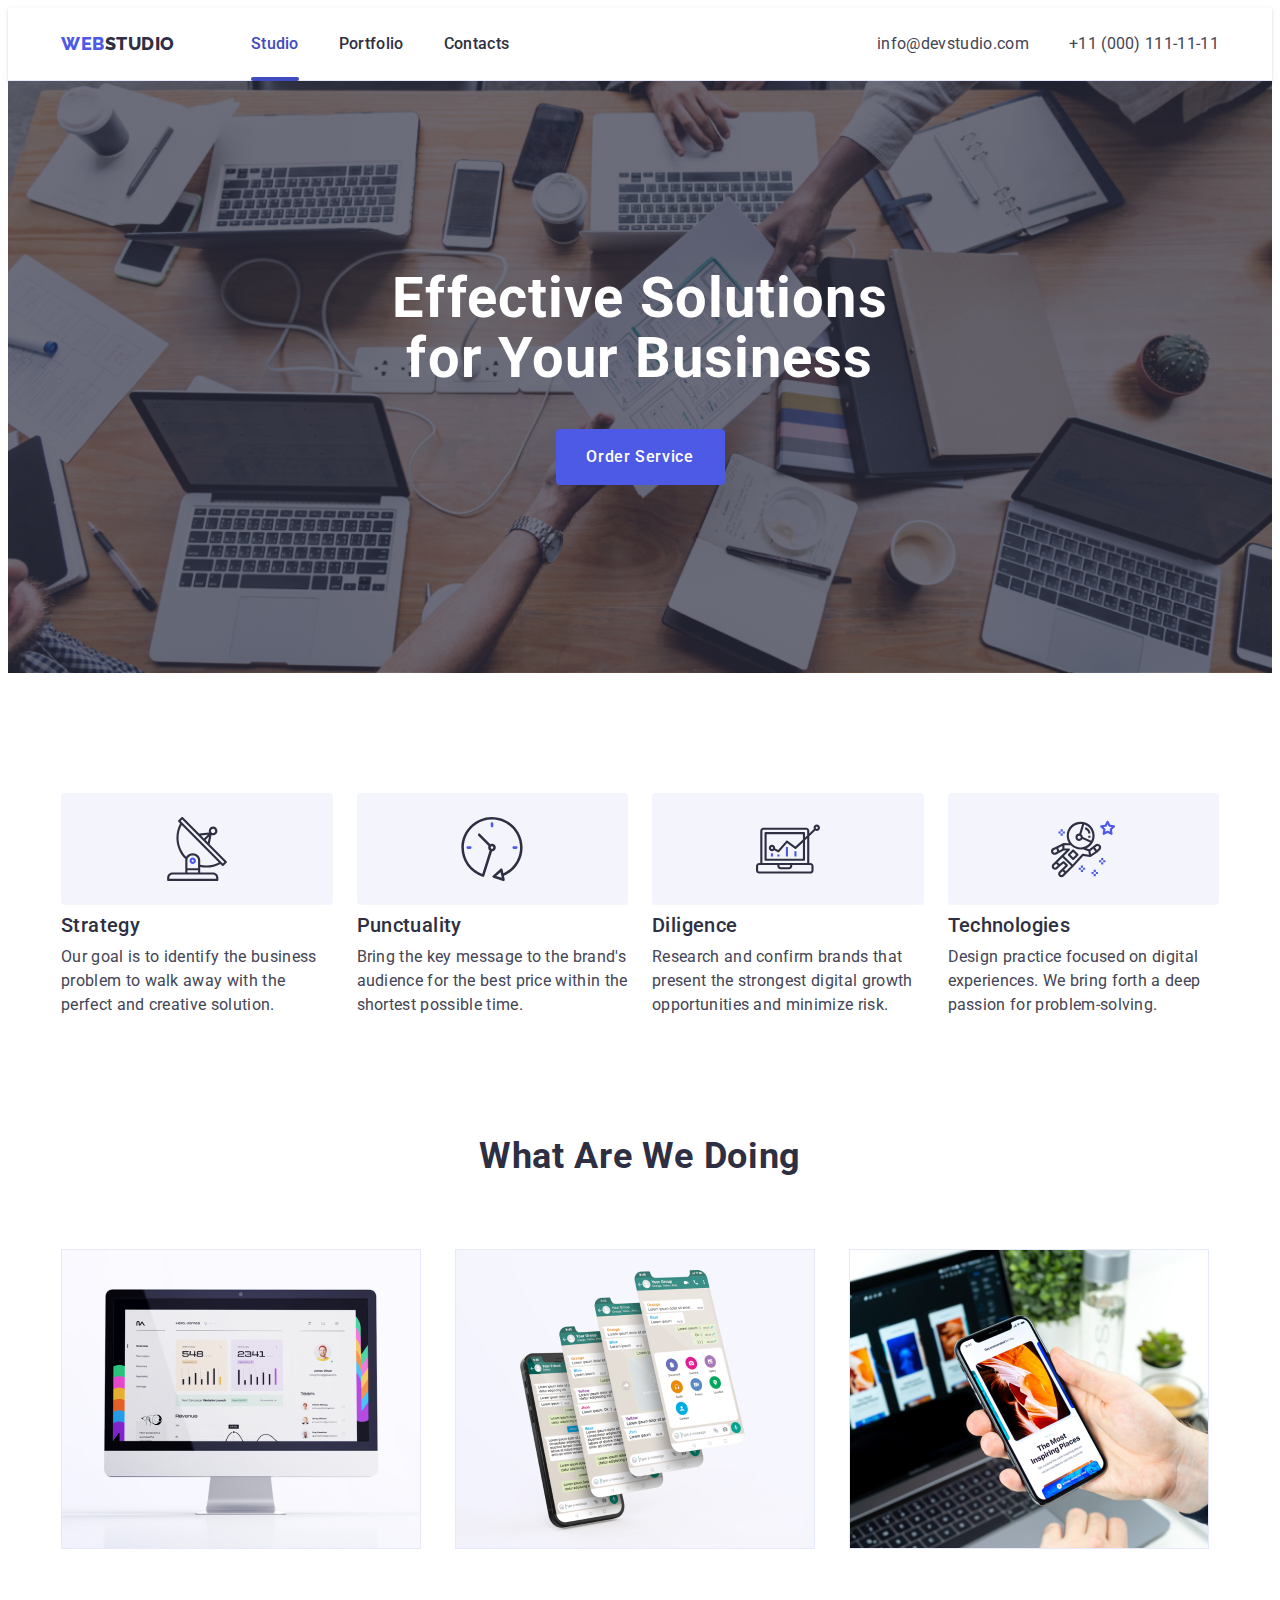
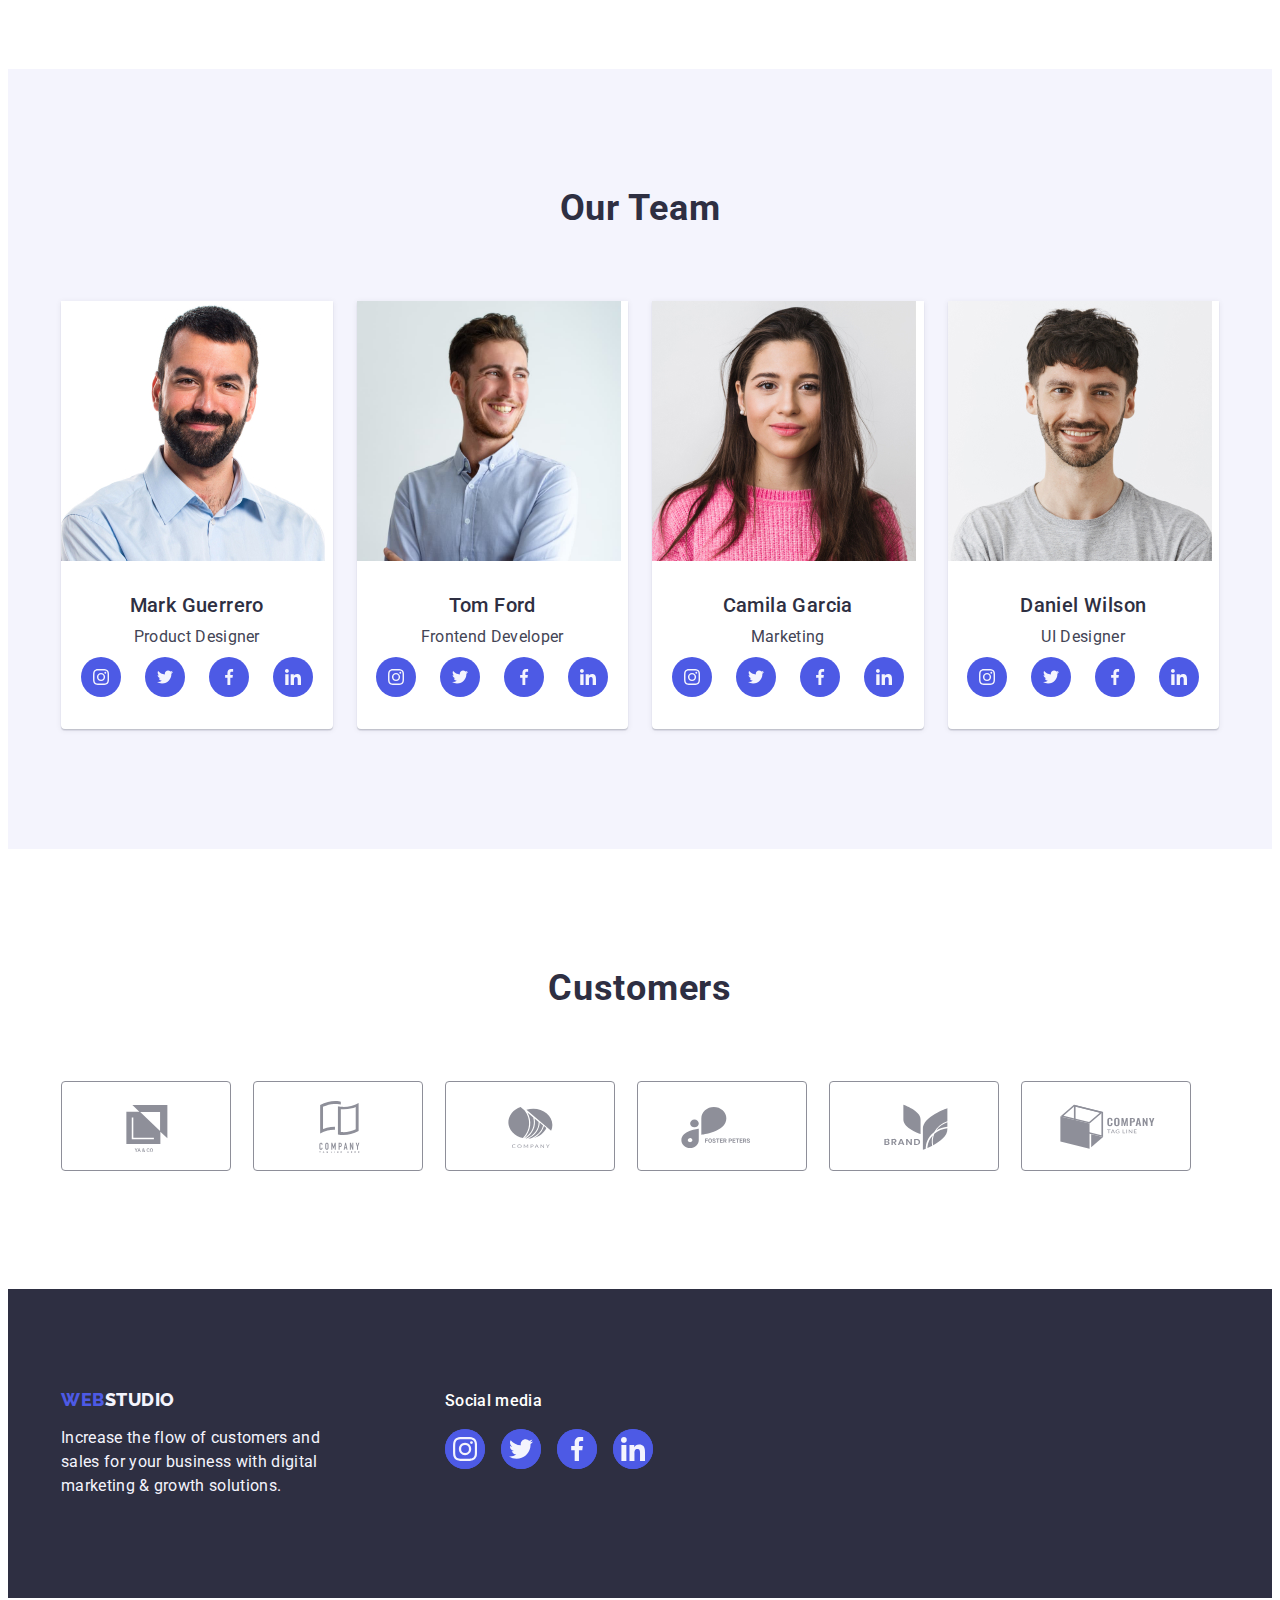
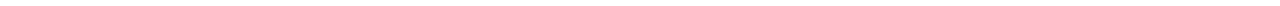
<file: index.html>
<!DOCTYPE html>
<html lang="en">
  <head>
    <meta charset="UTF-8" />
    <meta http-equiv="X-UA-Compatible" content="IE=edge" />
    <meta name="viewport" content="width=device-width, initial-scale=1.0" />
    <link rel="preconnect" href="https://fonts.googleapis.com" />
    <link rel="preconnect" href="https://fonts.gstatic.com" crossorigin />
    <link
      rel="stylesheet"
      href="https://cdnjs.cloudflare.com/ajax/libs/modern-normalize/2.0.0/modern-normalize.min.css"
      integrity="sha512-4xo8blKMVCiXpTaLzQSLSw3KFOVPWhm/TRtuPVc4WG6kUgjH6J03IBuG7JZPkcWMxJ5huwaBpOpnwYElP/m6wg=="
      crossorigin="anonymous"
      referrerpolicy="no-referrer"
    />
    <link
      href="https://fonts.googleapis.com/css2?family=Raleway:wght@800&family=Roboto:wght@400;500;700;900&display=swap"
      rel="stylesheet"
    />
    <title>WebStudio</title>
    <link rel="stylesheet" href="./css/style.css" />
  </head>
  <body>
    <header class="header">
      <div class="container container-header">
        <nav class="header-nav">
          <a class="link-logo link" href="./index.html"
            >Web<span class="sp-logo-head">Studio</span></a
          >
          <ul class="header-list list">
            <li class="header-list-item ">
              <a class="header-list-link active link" href="./index.html">Studio</a>
            </li>
            <li class="header-list-item">
              <a class="header-list-link link" href="./portfolio.html"
                >Portfolio</a
              >
            </li>
            <li class="header-list-item">
              <a class="header-list-link link" href="">Contacts</a>
            </li>
          </ul>
        </nav>

        <address class="header-address">
          <ul class="address-list list">
            <li class="address-list-item">
              <a class="address-link link" href="mailto:info@devstudio.com"
                >info@devstudio.com</a
              >
            </li>
            <li class="address-list-item">
              <a class="address-link link" href="tel:+110001111111"
                >+11 (000) 111-11-11</a
              >
            </li>
          </ul>
        </address>
      </div>
    </header>

    <main>
      <!------------- hero  ------------------------->
      <section class="hero">
        <div class="container hero-container">
          <h1 class="hero-title">Effective Solutions for Your Business</h1>
          <button type="button" class="hero-btn" data-modal-open>
            Order Service
          </button>
        </div>
      </section>

      <!------------- advantages ---------------->

      <section class="advantages">
        <div class="container">
          <h2 class="visually-hidden">Advantages</h2>

          <ul class="list adv-list">
            <li class="adv-item">
              <div class="adv-cont-icon">
                <svg class="icon-adv" width="64" height="64">
                  <use href="./images/icons.svg#icon-antenna-1"></use>
                </svg>
              </div>
              <h3 class="part-title">Strategy</h3>
              <p class="part-text">
                Our goal is to identify the business problem to walk away with
                the perfect and creative solution.
              </p>
            </li>
            <li class="adv-item">
              <div class="adv-cont-icon">
                <svg class="icon-adv" width="64" height="64">
                  <use href="./images/icons.svg#icon-clock-1"></use>
                </svg>
              </div>
              <h3 class="part-title">Punctuality</h3>
              <p class="part-text">
                Bring the key message to the brand's audience for the best price
                within the shortest possible time.
              </p>
            </li>
            <li class="adv-item">
              <div class="adv-cont-icon">
                <svg class="icon-adv" width="64" height="64">
                  <use href="./images/icons.svg#icon-diagram-1"></use>
                </svg>
              </div>
              <h3 class="part-title">Diligence</h3>
              <p class="part-text">
                Research and confirm brands that present the strongest digital
                growth opportunities and minimize risk.
              </p>
            </li>
            <li class="adv-item">
              <div class="adv-cont-icon">
                <svg class="icon-adv" width="64" height="64">
                  <use href="./images/icons.svg#icon-astronaut-1"></use>
                </svg>
              </div>
              <h3 class="part-title">Technologies</h3>
              <p class="part-text">
                Design practice focused on digital experiences. We bring forth a
                deep passion for problem-solving.
              </p>
            </li>
          </ul>
        </div>
      </section>

      <!---------- specialization  ----------------->

      <section class="specialization">
        <div class="container">
          <h2 class="title-section">What are we doing</h2>
          <ul class="list list-specialization">
            <li class="spec-item">
              <img src="./images/img1.jpg" alt="products for PC" width="360" />
            </li>
            <li class="spec-item">
              <img
                src="./images/img2.jpg"
                alt="products for devises"
                width="360"
              />
            </li>
            <li class="spec-item">
              <img src="./images/img3.jpg" alt="Design products" width="360" />
            </li>
          </ul>
        </div>
      </section>

      <!---------- team  ----------------->

      <section class="team">
        <div class="container">
          <h2 class="title-section">Our Team</h2>
          <ul class="list list-team">
            <li class="team-item">
              <img
                src="./images/emp1.jpg"
                alt="Product Designer"
                width="264"
                height="260"
              />
              <div class="team-item-cont">
                <h3 class="part-title">Mark Guerrero</h3>
                <p class="part-text">Product Designer</p>
                <ul class="team-icon-list list">
                  <li class="team-icon-item">
                    <a href="" class="team-icon-link link">
                      <svg class="icon-team" width="16" height="16">
                        <use href="./images/icons.svg#icon-instagram-2"></use>
                      </svg>
                    </a>
                  </li>
                  <li class="team-icon-item">
                    <a href="" class="team-icon-link link">
                      <svg class="icon-team" width="16" height="16">
                        <use href="./images/icons.svg#icon-twitter-1"></use>
                      </svg>
                    </a>
                  </li>
                  <li class="team-icon-item">
                    <a href="" class="team-icon-link link">
                      <svg class="icon-team" width="16" height="16">
                        <use href="./images/icons.svg#icon-facebook-1"></use>
                      </svg>
                    </a>
                  </li>
                  <li class="team-icon-item">
                    <a href="" class="team-icon-link link">
                      <svg class="icon-team" width="16" height="16">
                        <use href="./images/icons.svg#icon-linkedin-1"></use>
                      </svg>
                    </a>
                  </li>
                </ul>
              </div>
            </li>
            <li class="team-item">
              <img
                src="./images/emp2.jpg"
                alt="Frontend Developer"
                width="264"
                height="260"
              />
              <div class="team-item-cont">
                <h3 class="part-title">Tom Ford</h3>
                <p class="part-text">Frontend Developer</p>
                <ul class="team-icon-list list">
                  <li class="team-icon-item">
                    <a href="" class="team-icon-link link">
                      <svg class="icon-team" width="16" height="16">
                        <use href="./images/icons.svg#icon-instagram-2"></use>
                      </svg>
                    </a>
                  </li>
                  <li class="team-icon-item">
                    <a href="" class="team-icon-link link">
                      <svg class="icon-team" width="16" height="16">
                        <use href="./images/icons.svg#icon-twitter-1"></use>
                      </svg>
                    </a>
                  </li>
                  <li class="team-icon-item">
                    <a href="" class="team-icon-link link">
                      <svg class="icon-team" width="16" height="16">
                        <use href="./images/icons.svg#icon-facebook-1"></use>
                      </svg>
                    </a>
                  </li>
                  <li class="team-icon-item">
                    <a href="" class="team-icon-link link">
                      <svg class="icon-team" width="16" height="16">
                        <use href="./images/icons.svg#icon-linkedin-1"></use>
                      </svg>
                    </a>
                  </li>
                </ul>
              </div>
            </li>
            <li class="team-item">
              <img
                src="./images/emp3.jpg"
                alt="Marketing"
                width="264"
                height="260"
              />
              <div class="team-item-cont">
                <h3 class="part-title">Camila Garcia</h3>
                <p class="part-text">Marketing</p>
                <ul class="team-icon-list list">
                  <li class="team-icon-item">
                    <a href="" class="team-icon-link link">
                      <svg class="icon-team" width="16" height="16">
                        <use href="./images/icons.svg#icon-instagram-2"></use>
                      </svg>
                    </a>
                  </li>
                  <li class="team-icon-item">
                    <a href="" class="team-icon-link link">
                      <svg class="icon-team" width="16" height="16">
                        <use href="./images/icons.svg#icon-twitter-1"></use>
                      </svg>
                    </a>
                  </li>
                  <li class="team-icon-item">
                    <a href="" class="team-icon-link link">
                      <svg class="icon-team" width="16" height="16">
                        <use href="./images/icons.svg#icon-facebook-1"></use>
                      </svg>
                    </a>
                  </li>
                  <li class="team-icon-item">
                    <a href="" class="team-icon-link link">
                      <svg class="icon-team" width="16" height="16">
                        <use href="./images/icons.svg#icon-linkedin-1"></use>
                      </svg>
                    </a>
                  </li>
                </ul>
              </div>
            </li>
            <li class="team-item">
              <img
                src="./images/emp4.jpg"
                alt="UI Designer"
                width="264"
                height="260"
              />
              <div class="team-item-cont">
                <h3 class="part-title">Daniel Wilson</h3>
                <p class="part-text">UI Designer</p>
                <ul class="team-icon-list list">
                  <li class="team-icon-item">
                    <a href="" class="team-icon-link link">
                      <svg class="icon-team" width="16" height="16">
                        <use href="./images/icons.svg#icon-instagram-2"></use>
                      </svg>
                    </a>
                  </li>
                  <li class="team-icon-item">
                    <a href="" class="team-icon-link link">
                      <svg class="icon-team" width="16" height="16">
                        <use href="./images/icons.svg#icon-twitter-1"></use>
                      </svg>
                    </a>
                  </li>
                  <li class="team-icon-item">
                    <a href="" class="team-icon-link link">
                      <svg class="icon-team" width="16" height="16">
                        <use href="./images/icons.svg#icon-facebook-1"></use>
                      </svg>
                    </a>
                  </li>
                  <li class="team-icon-item">
                    <a href="" class="team-icon-link link">
                      <svg class="icon-team" width="16" height="16">
                        <use href="./images/icons.svg#icon-linkedin-1"></use>
                      </svg>
                    </a>
                  </li>
                </ul>
              </div>
            </li>
          </ul>
        </div>
      </section>

      <!-- customers -->

      <section class="customers-sec">
        <div class="container">
          <h2 class="title-section">Customers</h2>
          <ul class="customers-list list">
            <li class="customers-item">
              <a href="" class="customers-item-link">
                <svg class="customer-icon" width="104" height="56">
                  <use href="./images/icons.svg#icon-Logo"></use>
                </svg>
              </a>
            </li>
            <li class="customers-item">
              <a href="" class="customers-item-link">
                <svg class="customer-icon" width="104" height="56">
                  <use href="./images/icons.svg#icon-Logo-1"></use>
                </svg>
              </a>
            </li>
            <li class="customers-item">
              <a href="" class="customers-item-link">
                <svg class="customer-icon" width="104" height="56">
                  <use href="./images/icons.svg#icon-Logo-2"></use>
                </svg>
              </a>
            </li>
            <li class="customers-item">
              <a href="" class="customers-item-link">
                <svg class="customer-icon" width="104" height="56">
                  <use href="./images/icons.svg#icon-Logo-3"></use>
                </svg>
              </a>
            </li>
            <li class="customers-item">
              <a href="" class="customers-item-link">
                <svg class="customer-icon" width="104" height="56">
                  <use href="./images/icons.svg#icon-Logo-4"></use>
                </svg>
              </a>
            </li>
            <li class="customers-item">
              <a href="" class="customers-item-link">
                <svg class="customer-icon" width="104" height="56">
                  <use href="./images/icons.svg#icon-Logo-5"></use>
                </svg>
              </a>
            </li>
          </ul>
        </div>
      </section>
    </main>

    <!----------------------------- footer------------------- -->

    <footer class="footer">
      <div class="container footer-container">
        <div class="cont-logo-footer">
          <a class="link-logo link" href="./index.html">
            Web<span class="sp-logo-foot">Studio</span></a
          >
          <p class="text-foot">
            Increase the flow of customers and sales for your business with
            digital marketing & growth solutions.
          </p>
        </div>
        <div class="social-media-footer">
          <p class="footer-title">Social media</p>
          <ul class="list footer-list-soc">
            <li class="footer-list-item">
              <a href="" class="footer-soc-link">
                <svg class="footer-icon" width="24" height="24">
                  <use href="./images/icons.svg#icon-instagram-2"></use>
                </svg>
              </a>
            </li>
            <li class="footer-list-item">
              <a href="" class="footer-soc-link">
                <svg class="footer-icon" width="24" height="24">
                  <use href="./images/icons.svg#icon-twitter-1"></use>
                </svg>
              </a>
            </li>
            <li class="footer-list-item">
              <a href="" class="footer-soc-link">
                <svg class="footer-icon" width="24" height="24">
                  <use href="./images/icons.svg#icon-facebook-1"></use>
                </svg>
              </a>
            </li>
            <li class="footer-list-item">
              <a href="" class="footer-soc-link">
                <svg class="footer-icon" width="24" height="24">
                  <use href="./images/icons.svg#icon-linkedin-1"></use>
                </svg>
              </a>
            </li>
          </ul>
        </div>
      </div>
    </footer>

    <!----------------------------- backdrop------------------- -->

    <div class="backdrop is-hidden" data-modal>
      <div class="modal">
        <button class="btn-modal" type="button" data-modal-close>
          <svg class="modal-icon" width="8" height="8">
            <use href="./images/icons.svg#icon-close-black-18dp-2-1"></use>
          </svg>
        </button>
      </div>
    </div>
    <script src="./js/modal.js"></script>
  </body>
</html>
</file>
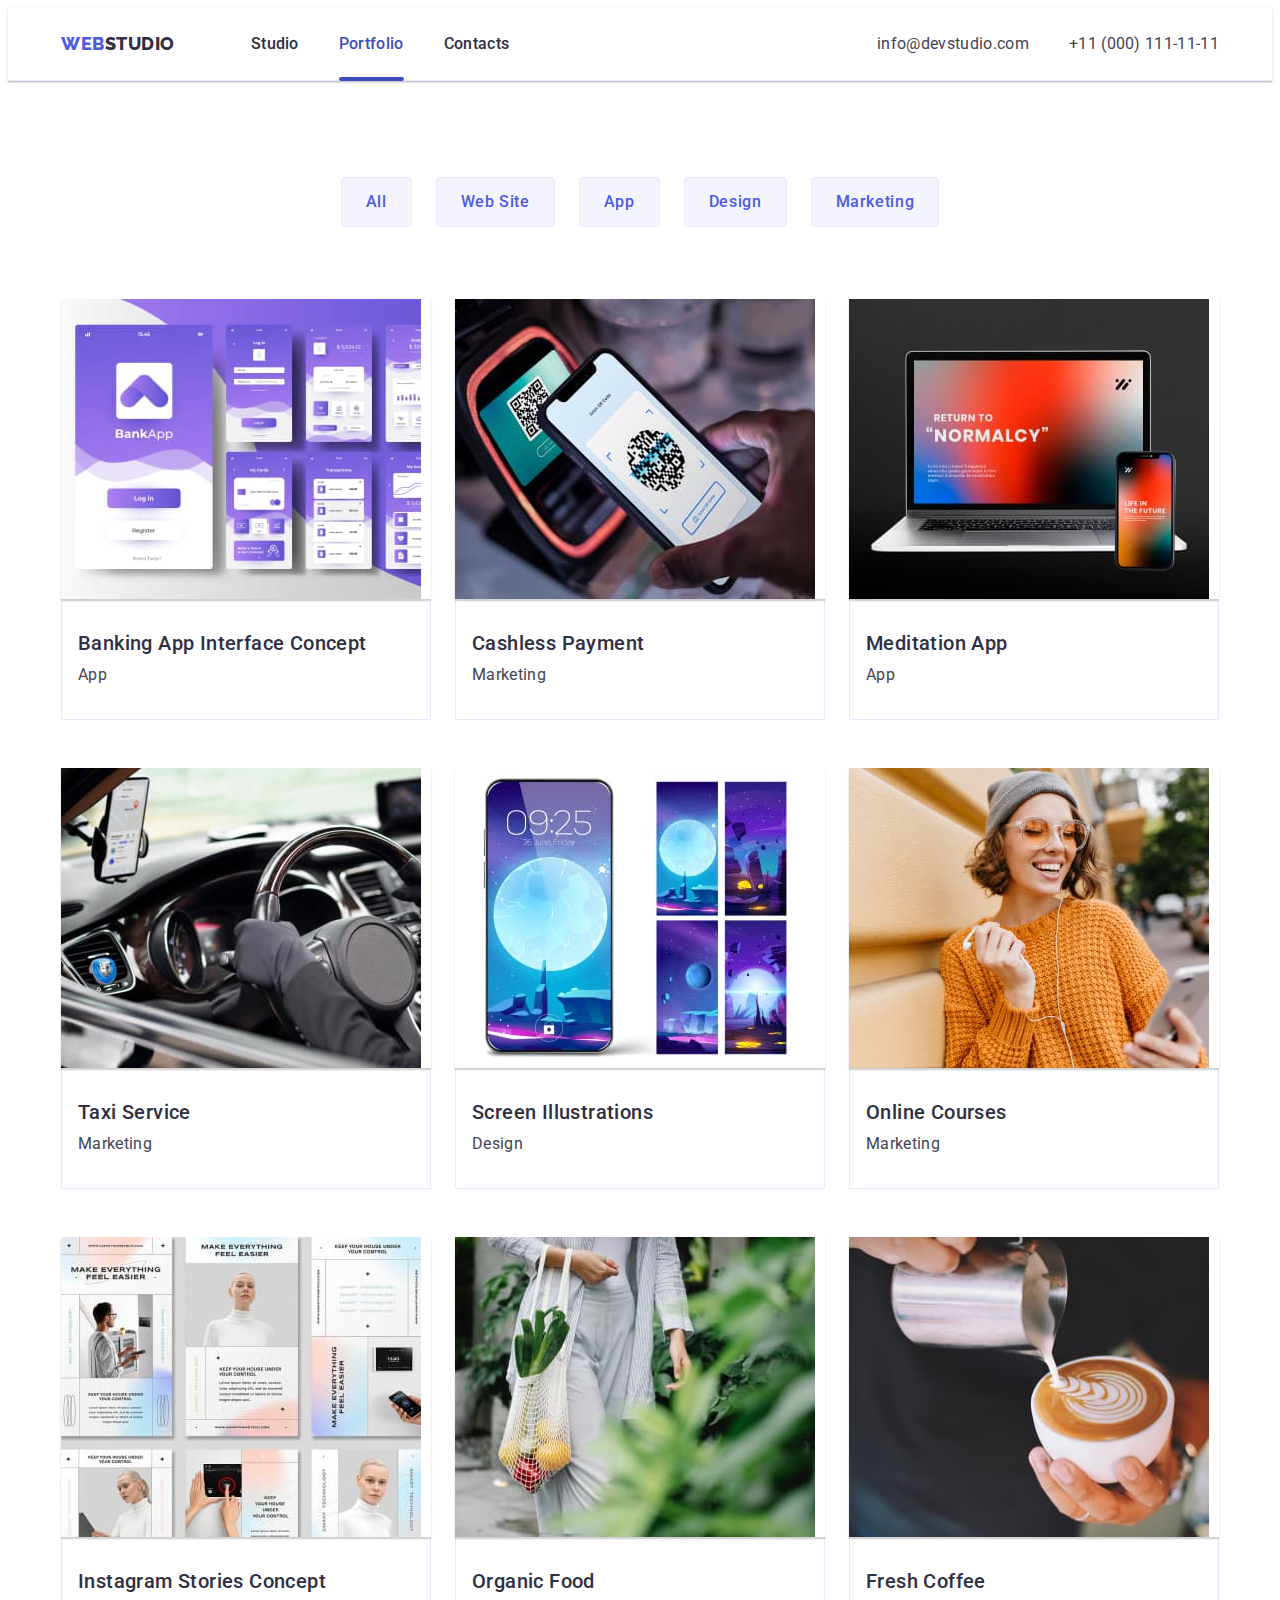
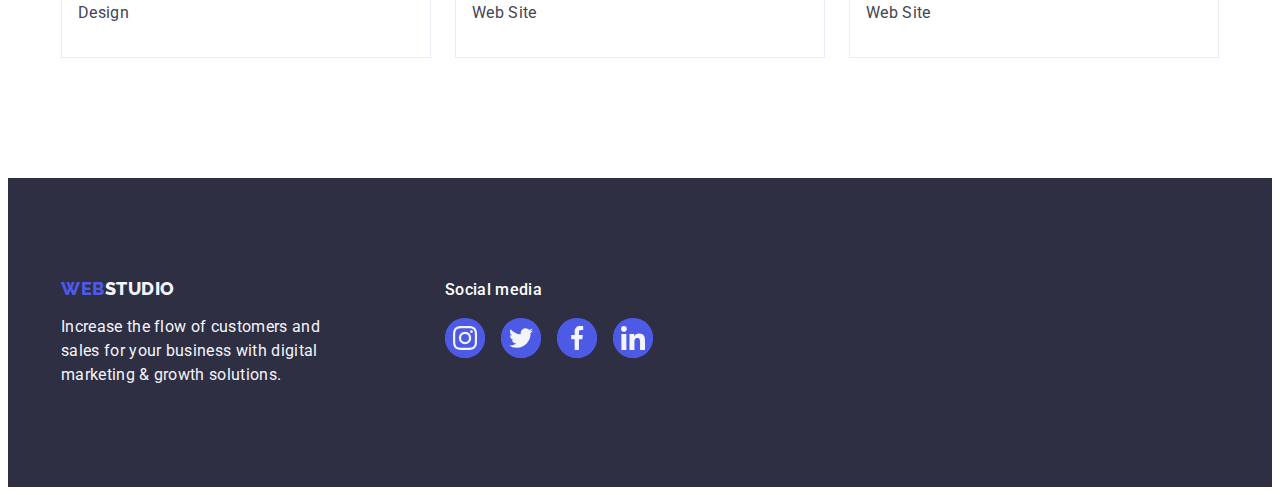
<file: portfolio.html>
<!DOCTYPE html>
<html lang="en">
  <head>
    <meta charset="UTF-8" />
    <meta http-equiv="X-UA-Compatible" content="IE=edge" />
    <meta name="viewport" content="width=device-width, initial-scale=1.0" />
    <link rel="preconnect" href="https://fonts.googleapis.com" />
    <link rel="preconnect" href="https://fonts.gstatic.com" crossorigin />
    <link
      rel="stylesheet"
      href="https://cdnjs.cloudflare.com/ajax/libs/modern-normalize/2.0.0/modern-normalize.min.css"
      integrity="sha512-4xo8blKMVCiXpTaLzQSLSw3KFOVPWhm/TRtuPVc4WG6kUgjH6J03IBuG7JZPkcWMxJ5huwaBpOpnwYElP/m6wg=="
      crossorigin="anonymous"
      referrerpolicy="no-referrer"
    />
    <link
      href="https://fonts.googleapis.com/css2?family=Raleway:wght@800&family=Roboto:wght@400;500;700;900&display=swap"
      rel="stylesheet"
    />
    <title>WebStudio</title>
    <link rel="stylesheet" href="./css/style.css" />
  </head>
  <body>
    <header class="header">
      <div class="container container-header">
        <nav class="header-nav">
          <a class="link-logo link" href="./index.html"
            >Web<span class="sp-logo-head">Studio</span></a
          >
          <ul class="header-list list">
            <li class="header-list-item ">
              <a class="header-list-link link" href="./index.html">Studio</a>
            </li>
            <li class="header-list-item">
              <a class="header-list-link link active" href="./portfolio.html"
                >Portfolio</a
              >
            </li>
            <li class="header-list-item">
              <a class="header-list-link link" href="">Contacts</a>
            </li>
          </ul>
        </nav>

        <address class="header-address">
          <ul class="address-list list">
            <li class="address-list-item">
              <a class="address-link link" href="mailto:info@devstudio.com"
                >info@devstudio.com</a
              >
            </li>
            <li class="address-list-item">
              <a class="address-link link" href="tel:+110001111111"
                >+11 (000) 111-11-11</a
              >
            </li>
          </ul>
        </address>
      </div>
    </header>
    <main>
      <section class="filter">
        <div class="container">
          <h1 class="visually-hidden">Portfolio</h1>
          <ul class="portfolio-list list">
            <li class="portfolio-list-item">
              <button type="button" class="proj-btn">All</button>
            </li>
            <li>
              <button type="button" class="proj-btn">Web Site</button>
            </li>
            <li>
              <button type="button" class="proj-btn">App</button>
            </li>
            <li>
              <button type="button" class="proj-btn">Design</button>
            </li>
            <li>
              <button type="button" class="proj-btn">Marketing</button>
            </li>
          </ul>

          <!---------------- projects ------------------>

          <ul class="list project-card">
            <li class="project-item">
              <a class="project-item-link link">
                <div class="container-cover">
                  <img
                    src="./images/portf.jpg"
                    width="360"
                    alt="developing of banking app"
                  />
                  <p class="cover-block-text">
                    14 Stylish and User-Friendly App Design Concepts · Task
                    Manager App · Calorie Tracker App · Exotic Fruit Ecommerce
                    App · Cloud Storage App
                  </p>
                </div>

                <div class="proj-item-container">
                  <h2 class="part-title">Banking App Interface Concept</h2>
                  <p class="part-text">App</p>
                </div>
              </a>
            </li>
            <li class="project-item">
              <a class="project-item-link link">
                <div class="container-cover">
                  <img
                    src="./images/portf1.jpg"
                    width="360"
                    alt="devoloping of cashless payment"
                  />

                  <p class="cover-block-text">
                    14 Stylish and User-Friendly App Design Concepts · Task
                    Manager App · Calorie Tracker App · Exotic Fruit Ecommerce
                    App · Cloud Storage App
                  </p>
                </div>

                <div class="proj-item-container">
                  <h2 class="part-title">Cashless Payment</h2>
                  <p class="part-text">Marketing</p>
                </div>
              </a>
            </li>
            <li class="project-item">
              <a class="project-item-link link">
                <div class="container-cover">
                  <img
                    src="./images/portf2.jpg"
                    width="360"
                    alt="developing of Meditation App"
                  />

                  <p class="cover-block-text">
                    14 Stylish and User-Friendly App Design Concepts · Task
                    Manager App · Calorie Tracker App · Exotic Fruit Ecommerce
                    App · Cloud Storage App
                  </p>
                </div>

                <div class="proj-item-container">
                  <h2 class="part-title">Meditation App</h2>
                  <p class="part-text">App</p>
                </div>
              </a>
            </li>
            <li class="project-item">
              <a class="project-item-link link">
                <div class="container-cover">
                  <img
                    src="./images/portf3.jpg"
                    width="360"
                    alt="developing of Taxi Service"
                  />

                  <p class="cover-block-text">
                    14 Stylish and User-Friendly App Design Concepts · Task
                    Manager App · Calorie Tracker App · Exotic Fruit Ecommerce
                    App · Cloud Storage App
                  </p>
                </div>

                <div class="proj-item-container">
                  <h2 class="part-title">Taxi Service</h2>
                  <p class="part-text">Marketing</p>
                </div>
              </a>
            </li>
            <li class="project-item">
              <a class="project-item-link link">
                <div class="container-cover">
                  <img
                    src="./images/portf4.jpg"
                    width="360"
                    alt="developing of Screen Illustrations"
                  />

                  <p class="cover-block-text">
                    14 Stylish and User-Friendly App Design Concepts · Task
                    Manager App · Calorie Tracker App · Exotic Fruit Ecommerce
                    App · Cloud Storage App
                  </p>
                </div>

                <div class="proj-item-container">
                  <h2 class="part-title">Screen Illustrations</h2>
                  <p class="part-text">Design</p>
                </div>
              </a>
            </li>
            <li class="project-item">
              <a class="project-item-link link">
                <div class="container-cover">
                  <img
                    src="./images/portf5.jpg"
                    width="360"
                    alt="developing of Online Courses"
                  />

                  <p class="cover-block-text">
                    14 Stylish and User-Friendly App Design Concepts · Task
                    Manager App · Calorie Tracker App · Exotic Fruit Ecommerce
                    App · Cloud Storage App
                  </p>
                </div>

                <div class="proj-item-container">
                  <h2 class="part-title">Online Courses</h2>
                  <p class="part-text">Marketing</p>
                </div>
              </a>
            </li>
            <li class="project-item">
              <a class="project-item-link link">
                <div class="container-cover">
                  <img
                    src="./images/portf6.jpg"
                    width="360"
                    alt="developing of Instagram Stories Concept"
                  />

                  <p class="cover-block-text">
                    14 Stylish and User-Friendly App Design Concepts · Task
                    Manager App · Calorie Tracker App · Exotic Fruit Ecommerce
                    App · Cloud Storage App
                  </p>
                </div>

                <div class="proj-item-container">
                  <h2 class="part-title">Instagram Stories Concept</h2>
                  <p class="part-text">Design</p>
                </div>
              </a>
            </li>
            <li class="project-item">
              <a class="project-item-link link">
                <div class="container-cover">
                  <img
                    src="./images/portf7.jpg"
                    width="360"
                    alt="developing of Organic Food web site"
                  />

                  <p class="cover-block-text">
                    14 Stylish and User-Friendly App Design Concepts · Task
                    Manager App · Calorie Tracker App · Exotic Fruit Ecommerce
                    App · Cloud Storage App
                  </p>
                </div>

                <div class="proj-item-container">
                  <h2 class="part-title">Organic Food</h2>
                  <p class="part-text">Web Site</p>
                </div>
              </a>
            </li>
            <li class="project-item">
              <a class="project-item-link link">
                <div class="container-cover">
                  <img
                    src="./images/portf8.jpg"
                    width="360"
                    alt="developing of Fresh Coffee web site"
                  />

                  <p class="cover-block-text">
                    14 Stylish and User-Friendly App Design Concepts · Task
                    Manager App · Calorie Tracker App · Exotic Fruit Ecommerce
                    App · Cloud Storage App
                  </p>
                </div>

                <div class="proj-item-container">
                  <h2 class="part-title">Fresh Coffee</h2>
                  <p class="part-text">Web Site</p>
                </div>
              </a>
            </li>
          </ul>
        </div>
      </section>
    </main>

    <footer class="footer">
      <div class="container footer-container">
        <div class="cont-logo-footer">
          <a class="link-logo link" href="./index.html">
            Web<span class="sp-logo-foot">Studio</span></a
          >
          <p class="text-foot">
            Increase the flow of customers and sales for your business with
            digital marketing & growth solutions.
          </p>
        </div>
        <div class="social-media-footer">
          <p class="footer-title">Social media</p>
          <ul class="list footer-list-soc">
            <li class="footer-list-item">
              <a href="" class="footer-soc-link">
                <svg class="footer-icon" width="24" height="24">
                  <use href="./images/icons.svg#icon-instagram-2"></use>
                </svg>
              </a>
            </li>
            <li class="footer-list-item">
              <a href="" class="footer-soc-link">
                <svg class="footer-icon" width="24" height="24">
                  <use href="./images/icons.svg#icon-twitter-1"></use>
                </svg>
              </a>
            </li>
            <li class="footer-list-item">
              <a href="" class="footer-soc-link">
                <svg class="footer-icon" width="24" height="24">
                  <use href="./images/icons.svg#icon-facebook-1"></use>
                </svg>
              </a>
            </li>
            <li class="footer-list-item">
              <a href="" class="footer-soc-link">
                <svg class="footer-icon" width="24" height="24">
                  <use href="./images/icons.svg#icon-linkedin-1"></use>
                </svg>
              </a>
            </li>
          </ul>
        </div>
      </div>
    </footer>
  </body>
</html>
</file>
<file: css/style.css>
:root {
    --background--main-color: #ffffff;
    --color-brand: #2e2f42;
    --color-text: #434455;
    --color-logo: #4d5ae5;
    --color-portfolio: #e7e9fc;
    --color-custom-link: #8e8f99;
    --icon-color: #f4f4fd;
}

body {
    font-family: "Roboto", sans-serif;
    color: #434455;
    background-color: var(--background--main-color);
}

img {
    display: block;
}

p,
h1,
h2,
h3,
h4,
h5,
h6 {
    margin-top: 0;
    margin-bottom: 0;
}

ul {
    margin-bottom: 0;
    margin-top: 0;
    padding-left: 0;
}

.container {
    max-width: 1158px;
    padding-left: 15px;
    padding-right: 15px;
    width: 100%;
    margin: 0 auto;
    /* outline: 2px solid red; */
}

.link {
    text-decoration: none;
    color: var(--color-brand);
}

.list {
    list-style-type: none;
}

.link-logo {
    font-family: "Raleway", sans-serif;
    font-weight: 800;
    font-size: 18px;
    line-height: 1.17;
    /* 21/18 */
    letter-spacing: 0.03em;
    text-transform: uppercase;
    color: var(--color-logo);
    margin-right: 76px;
}

.sp-logo-head {
    color: var(--color-brand);
}

.sp-logo-foot {
    color: #f4f4fd;
    font-family: "Raleway", sans-serif;
}

header {
    border-bottom: 1px solid #e7e9fc;
    box-shadow: 0px 2px 1px rgba(46, 47, 66, 0.08), 0px 1px 1px rgba(46, 47, 66, 0.16), 0px 1px 6px rgba(46, 47, 66, 0.08);
}

.container-header {
    display: flex;
    align-items: center;
    justify-content: space-between;
    padding: 0 15px;
}

.header-nav {
    display: flex;
    align-items: center;
}

.header-list {
    text-decoration: none;
    color: var(--color-brand);
    display: flex;
    gap: 40px;
}

.address-list {
    display: flex;
    gap: 40px;
}

.header-list-item {
    font-weight: 500;
    font-size: 16px;
    line-height: 1.5;
    /* identical to box height, or 150% */
    letter-spacing: 0.02em;
}

/* .header-list-link:hover::after { */
.header-list-link.active::after {
    content: "";
    display: block;
    background-color: #404bbf;
    width: 48px;
    height: 4px;
    position: absolute;
    bottom: -1px;
    border-radius: 2px;
    left: 0;
    width: 100%;
    color: #404bbf;
}

.header-list-link {
    /* color: var(--color-brand); */
    padding: 24px 0;
    display: block;
    transition: color 250ms cubic-bezier(0.4, 0, 0.2, 1);
    position: relative;
    color: rgba(46, 47, 66, 1);

}

.header-list-link:hover,
.address-link:hover,
.header-list-link:focus,
.address-link:focus {
    color: #404bbf;
}



.header-address {
    font-style: normal;
}

.address-link {
    font-weight: 400;
    font-size: 16px;
    line-height: 1.5;
    /* identical to box height, or 150% */
    letter-spacing: 0.02em;
    font-style: normal;
    color: var(--color-text);
    transition: color 250ms cubic-bezier(0.4, 0, 0.2, 1);

}

.address-link.active,
.header-list-link.active {
    color: #404bbf;
}

/*-----------------hero----------------*/
.hero {
    background-color: var(--color-brand);
    background-image: linear-gradient(180deg,
            rgba(46, 47, 66, 0.7),
            rgba(46, 47, 66, 0.7)),
        url(../images/hero.jpg);
    background-position: center;
    background-repeat: no-repeat;
    background-size: cover;
    max-width: 1440px;
    margin: 0 auto;
    padding: 188px 0;
}

.hero-container {
    width: 100%;
}

.hero-title {
    font-weight: 700;
    max-width: 496px;
    font-size: 56px;
    line-height: 1.07;
    /* or 107% */
    text-align: center;
    letter-spacing: 0.02em;
    color: #ffffff;
    margin: 0 auto 40px;
}

.hero-btn {
    font-family: "Roboto", sans-serif;
    border: none;
    background: var(--color-logo);
    color: #ffffff;
    letter-spacing: 0.04em;
    font-weight: 500;
    font-size: 16px;
    line-height: 1.5;
    /* identical to box height, or 150% */
    cursor: pointer;
    border-radius: 4px;
    min-width: 169px;
    height: 56px;
    display: block;
    margin: 0 auto;
    transition: background-color 250ms cubic-bezier(0.4, 0, 0.2, 1);
}

.hero-btn:hover,
.hero-btn:focus {
    background-color: #404bbf;
}

/*---------------------------- advantages-container------------------ */

.advantages {
    padding: 120px 0 120px;
}

.visually-hidden {
    position: absolute;
    width: 1px;
    height: 1px;
    margin: -1px;
    border: 0;
    padding: 0;

    white-space: nowrap;
    clip-path: inset(100%);
    clip: rect(0 0 0 0);
    overflow: hidden;
}

.adv-cont-icon {
    display: flex;
    justify-content: center;
    align-items: center;
    background-color: #f4f4fd;

    margin: 0 auto;
    padding: 24px 100px;
    border-radius: 4px;
    margin-bottom: 8px;
}

.icon-adv {
    display: block;

}

.title-section {
    font-size: 36px;
    line-height: 1.11;
    text-align: center;
    text-transform: capitalize;
    letter-spacing: 0.02em;
    color: var(--color-brand);
    margin-bottom: 72px;
}

.adv-list {
    display: flex;
}

/* .adv-item::before {
  content: "";
  background-color: #f4f4fd;
  width: 264px;
  height: 112px;
  display: block;
  background-repeat: no-repeat;
  background-position: center;
}

.adv-item:first-child:before {
  background-image: url(../images/antenna-1.svg); */

.adv-item {
    width: calc((100% - 72px) / 4);
    gap: 24;
}

.part-title {
    font-weight: 500;
    font-size: 20px;
    line-height: 1.2;
    /* identical to box height, or 120% */
    letter-spacing: 0.02em;
    color: var(--color-brand);
    margin-bottom: 8px;
}

.part-text {
    font-weight: 400;
    font-size: 16px;
    line-height: 1.5;
    /* or 150% */
    letter-spacing: 0.02em;
    color: var(--color-text);
}

/* ----------------------specialization---------------- */
.specialization {
    padding-bottom: 120px;
}

.adv-list {
    gap: 24px;
}

.list-specialization {
    display: flex;
    gap: 24px;
}

.spec-item {
    width: calc((100% - 48px) / 3);
}

/*  ---------------team-----------------------  */
.team {
    background-color: #f4f4fd;
    padding-top: 120px;
    padding-bottom: 120px;
}

.list-team {
    display: flex;
    gap: 24px;
}

.team-item {
    background-color: #ffffff;
    margin: 0 auto;
    text-align: center;
    border-radius: 0px 0px 4px 4px;
    width: calc((100% - 72px) / 4);
    box-shadow: 0px 1px 6px rgba(46, 47, 66, 0.08), 0px 1px 1px rgba(46, 47, 66, 0.16), 0px 2px 1px rgba(46, 47, 66, 0.08);


}

.team-item-cont {
    padding: 32px 0;
}

.team-icon-list {
    display: flex;
    gap: 24px;
    margin-top: 8px;
    flex-wrap: wrap;
    justify-content: center
}

.team-icon-link {
    display: flex;
    background-color: var(--color-logo);
    border-radius: 50%;
    width: 40px;
    height: 40px;
    align-items: center;
    justify-content: center;
    transition: background-color 250ms cubic-bezier(0.4, 0, 0.2, 1);
}

.team-icon-link:hover,
.team-icon-link:focus {
    background-color: #404bbf;
}

.icon-team {
    fill: #f4f4fd;
    width: 16px;
    height: 16px;
}


/*-------------------------------- customer--------------------- */

.customers-sec {
    padding: 120px 0
}

.customers-list {
    display: flex;
    align-items: center;
    justify-content: center;
    max-width: 1128px;
    justify-content: space-between;
    gap: 24px;
}

.customers-item-link {

    display: flex;
    align-items: center;
    justify-content: center;
    color: var(--color-custom-link);
    transition: border-color 250ms cubic-bezier(0.4, 0, 0.2, 1), color 250ms cubic-bezier(0.4, 0, 0.2, 1);
    width: 100%;
    height: 100%;
    border: 1px solid #8e8f99;
    border-radius: 4px;
}

.customers-item-link:hover,
.customers-item-link:focus {
    border-color: #404bbf;
    color: #404bbf;

}

.customers-item {
    background-color: transparent;
    min-width: 168px;
    height: 88px;
    border-radius: 4px;
}

.customer-icon {
    fill: rgba(142, 143, 153, 1);
    fill: currentColor;

    display: block;
}

/* -----------------------footer------ */

.footer {
    padding: 100px 0;
}

.footer .container .link-logo {
    display: inline-block;
    margin-bottom: 16px;
}

.text-foot {
    font-weight: 400;
    font-size: 16px;
    line-height: 1.5;
    /* or 150% */
    letter-spacing: 0.02em;
    color: #f4f4fd;
    max-width: 264px;
}

.footer {
    background-color: var(--color-brand);
}

.footer-container {
    display: flex;
    align-items: baseline
}

.cont-logo-footer {
    margin-right: 120px;

}

.footer-title {
    color: var(--background--main-color);
    font-size: 16px;
    line-height: 1.5;
    font-weight: 500;
    letter-spacing: 0.02em;
    margin-bottom: 16px;
}

.footer-list-soc {
    display: flex;
    justify-content: center;
    align-items: center;
    gap: 16px;
    min-width: 208px;

}

.footer-list-item {
    background-color: var(--color-logo);
    border-radius: 50%;
    width: 40px;
    height: 40px;
    transition: background-color 250ms cubic-bezier(0.4, 0, 0.2, 1);
    display: flex;

}



.footer-soc-link {
    width: 100%;
    height: 100%;
    background-color: var(--color-logo);
    border-radius: 50%;
    display: flex;
    justify-content: center;
    align-items: center;
    transition: background-color 250ms cubic-bezier(0.4, 0, 0.2, 1);
    ;
}

.footer-soc-link:hover,
.footer-soc-link:focus {
    background-color: rgba(49, 208, 170, 1);
}

.footer-icon {
    fill: var(--icon-color);
    width: 24px;
    height: 24px;
    display: block;

}

/* ------------------------portfolio-------------------------------- */
.filter {
    padding: 96px 0 120px 0;
}

.portfolio-list {
    display: flex;
    gap: 24px;
    justify-content: center;
    gap: 24px;
    margin-bottom: 72px;
}

.proj-btn {
    padding: 12px 24px;
    border: 1px solid var(--color-portfolio);
    border-radius: 4px;
    transition: color 250ms cubic-bezier(0.4, 0, 0.2, 1);
}

.proj-btn:hover,
.proj-btn:focus {
    border: 1px solid transparent;
    box-shadow: 0px 3px 1px rgba(0, 0, 0, 0.1), 0px 2px 1px rgba(0, 0, 0, 0.08), 0px 2px 2px rgba(0, 0, 0, 0.12);
}

/* ---------------projects-----------------------------  */
.projects {}

.portfolio-list-item {}

.proj-btn {
    font-family: "Roboto", sans-serif;
    background: #f4f4fd;
    border: 1px solid #e7e9fc;
    font-weight: 500;
    font-size: 16px;
    line-height: 1.5;
    /* identical to box height, or 150% */
    text-align: center;
    letter-spacing: 0.04em;
    color: var(--color-logo);
    cursor: pointer;
    transition: color 250ms cubic-bezier(0.4, 0, 0.2, 1), background-color 250ms cubic-bezier(0.4, 0, 0.2, 1), border-color 250ms cubic-bezier(0.4, 0, 0.2, 1), box-shadow 250ms cubic-bezier(0.4, 0, 0.2, 1);
}

.proj-btn:hover,
.proj-btn:focus {
    background-color: #404bbf;
    color: #ffffff;
}

.project-card {
    display: flex;
    gap: 24px;
    flex-wrap: wrap;
    column-gap: 24px;
    row-gap: 48px;
}

.project-item {
    width: calc((100% - 48px) / 3);
    transition: box-shadow 250ms cubic-bezier(0.4, 0, 0.2, 1);

}

.project-item-link:hover,
.project-item-link:focus {  
    box-shadow: 0px 1px 6px rgba(46, 47, 66, 0.08), 0px 1px 1px rgba(46, 47, 66, 0.16), 0px 2px 1px rgba(46, 47, 66, 0.08);
}

.project-item-link {
    display: block;
    transition: box-shadow 250ms cubic-bezier(0.4, 0, 0.2, 1);
}

.project-item-link:hover .cover-block-text,
.project-item-link:focus .cover-block-text {
    transform: translateY(0%);


}

.container-cover {
    position: relative;
    overflow: hidden;
    box-shadow: 0 2px 2px 0 rgba(0, 0, 0, 0.12), 0 2px 1px 0 rgba(0, 0, 0, 0.08);

}

.cover-block-text {
    background-color: var(--color-logo);
    position: absolute;
    top: 0;
    letter-spacing: 0.02em;
    color: var(--icon-color);
    font-size: 16px;
    line-height: 1.5;
    /* max-width: 296px; */
    text-align: center;
    padding: 40px 32px;
    background-color: #4d5ae5;
    height: 100%;
    width: 100%;
    transform: translateY(100%);
    transition: transform 250ms cubic-bezier(0.4, 0, 0.2, 1);

}

.proj-item-container {
    padding: 32px 16px;
    border: 1px solid #e7e9fc;
    border-top: none;
}

/*------------------------------------backdrop---------------------- */
.backdrop {
    background-color: rgba(46, 47, 66, 0.4);
    position: fixed;
    top: 0;
    width: 100%;
    height: 100%;
    z-index: 1;
    transition: opacity 250ms cubic-bezier(0.4, 0, 0.2, 1), visibility 250ms cubic-bezier(0.4, 0, 0.2, 1);

}

.modal {
    position: absolute;
    top: 50%;
    left: 50%;
    transform: translate(-50%, -50%);
    border-radius: 4px;
    box-shadow: 0px 1px 1px rgba(0, 0, 0, 0.14), 0px 1px 3px rgba(0, 0, 0, 0.12), 0px 2px 1px rgba(0, 0, 0, 0.2);
    transition: transform 250ms cubic-bezier(0.4, 0, 0.2, 1);

    width: 408px;
    min-height: 584px;
    background-color: rgba(252, 252, 252, 1);
}



.btn-modal {
    background-color: rgba(231, 233, 252, 1);
    cursor: pointer;
    border: 1px solid rgba(0, 0, 0, 0.1);
    border-radius: 50%;
    position: absolute;
    right: 24px;
    top: 24px;
    width: 24px;
    height: 24px;
    display: flex;
    align-items: center;
    justify-content: center;
    padding: 0;
    transition: background-color 250ms cubic-bezier(0.4, 0, 0.2, 1), border 250ms cubic-bezier(0.4, 0, 0.2, 1);
}

.btn-modal:hover,
.btn-modal:focus {
    background-color: #404bbf;
    border: none;


}

.modal-icon {
    /* display: block; */
    transition: fill 250ms cubic-bezier(0.4, 0, 0.2, 1);
    fill: rgba(46, 47, 66, 1);
}

.btn-modal:hover .modal-icon,
.btn-modal:focus .modal-icon {
    fill: #ffffff;

}

.is-hidden {
    visibility: hidden;
    opacity: 0;
    pointer-events: none;
}
</file>
